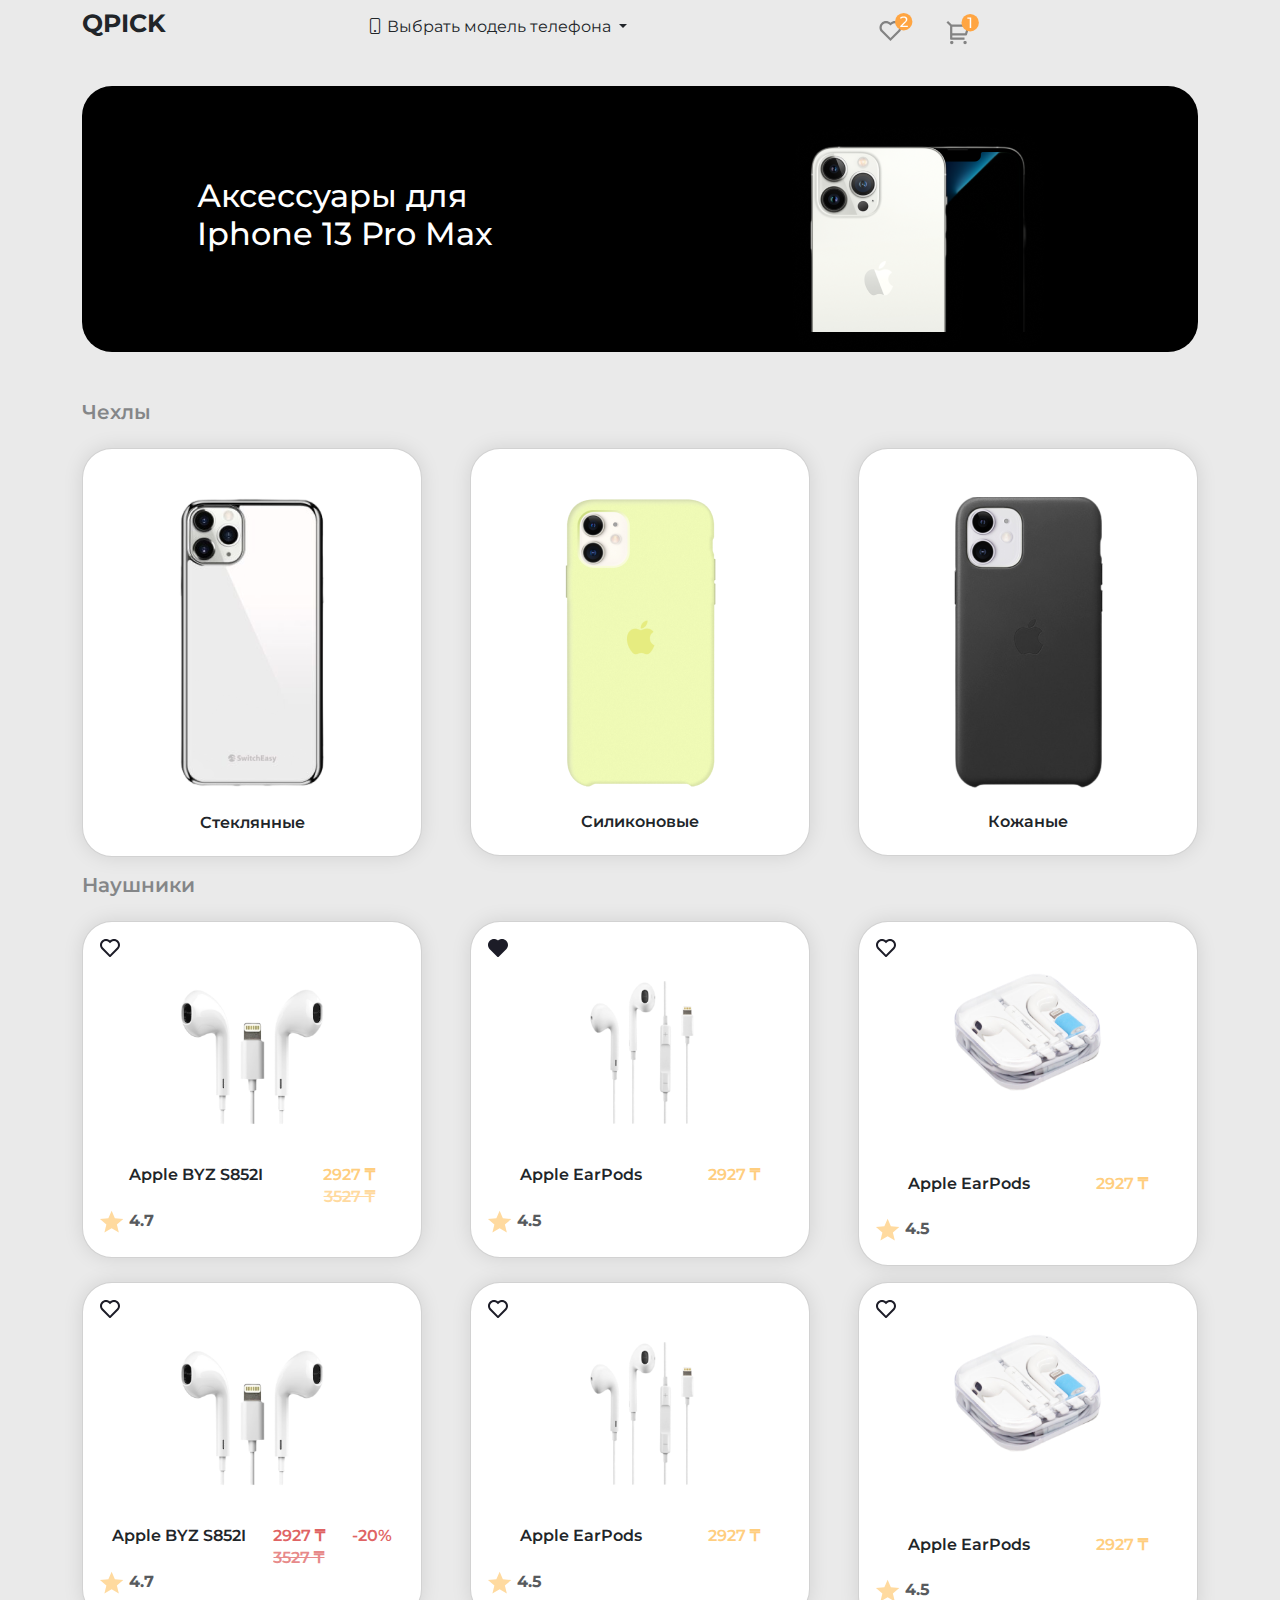
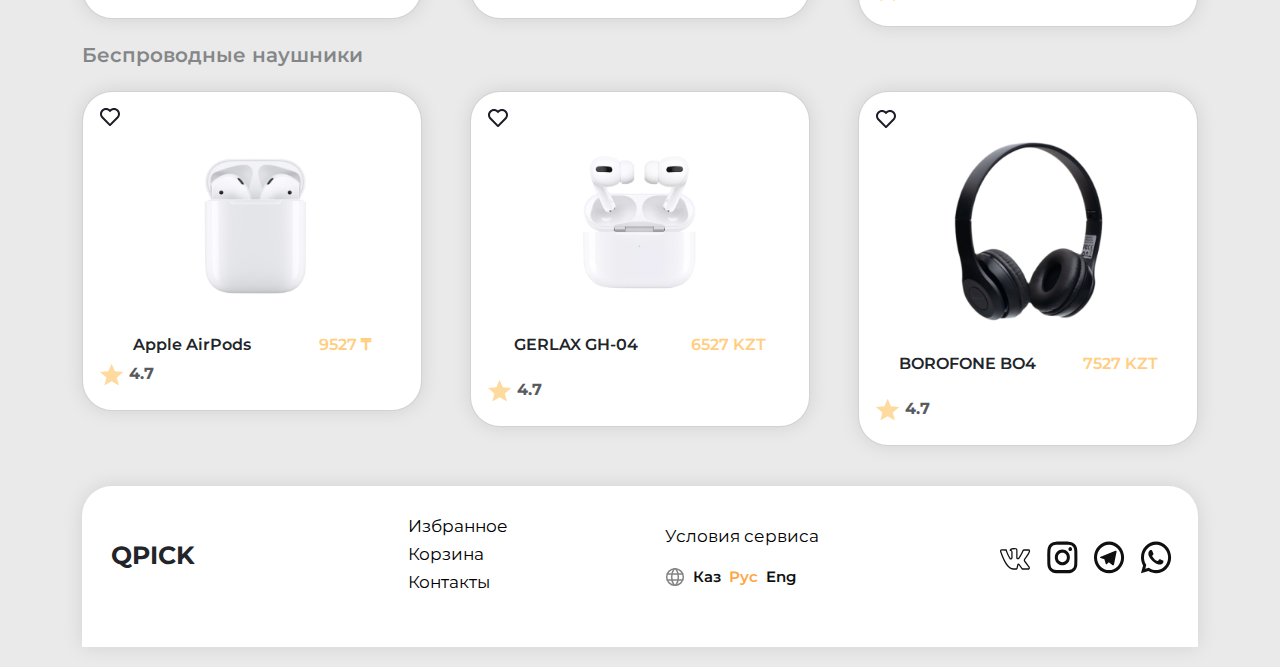
<file: index.html>
<!DOCTYPE html>
<html lang="en">
<head>
  <meta charset="UTF-8">
  <meta http-equiv="X-UA-Compatible" content="IE=edge">
  <meta name="viewport" content="width=device-width, initial-scale=1.0">
  <link rel="stylesheet" href="https://cdn.jsdelivr.net/npm/bootstrap-icons@1.9.1/font/bootstrap-icons.css">
  <link rel="stylesheet" href="./bootstrap-5.2.2-dist/css/bootstrap.min.css">
  <link rel="stylesheet" href="./main.css">
  <title>QPICK</title>
</head>
<body>

  <div class="wrapper">

<header site-header>
  <div class="container">
    <div class="block mb-4">
      <nav class="site-header__nav d-flex justify-content-between align-items-center">
        <ul class="site-header__list list-unstyled d-flex align-items-center justify-content-between w-50 mt-2">
          <li class="site-header__item">
            <h3 class="site-header__logo"><a class="site-header__logo-link text-decoration-none text-dark href="#">QPICK</a></h3>
          </li>

            <li class="dropdown">
              <a class="btn dropdown-toggle" href="#" role="button" data-bs-toggle="dropdown" aria-expanded="false">
                <i class="bi bi-phone"></i> Выбрать модель телефона
              </a>

              <ul class="dropdown-menu">
                <li><a class="dropdown-item" href="#">Apple</a></li>
                <li><a class="dropdown-item" href="#">INO</a></li>
                <li><a class="dropdown-item" href="#">Nokia</a></li>
                <li><a class="dropdown-item" href="#">Oppo</a></li>
                <li><a class="dropdown-item" href="#">Xiaomi</a></li>
                <li><a class="dropdown-item" href="#">Realme</a></li>
                <li><a class="dropdown-item" href="#">Samsung</a></li>
                <li><a class="dropdown-item" href="#">Sony</a></li>
                <li><a class="dropdown-item" href="#">Vivo</a></li>
              </ul>
            </li>

        </ul>

        <div  class="site-header__korzinka-icon">
          <a href="#"><img src="./img/heart-icon.svg" alt="heart"></a>
        </div>
        <div class="site-header__korzinka-icon-2 d-flex align-items-center gap-5">
          <img src="./img/korzinka-icon.svg" alt="icon">
          <button class="site-header__menu"></button>
        </div>
      </div>
 </nav>
  </div>
</header>

<main>
  <section class="hero mb-5">
    <div class="container">
      <div class="hero__block d-flex align-items-center justify-content-around bg-black ">
        <div class="hero__text-block">
          <h2 class="hero__title text-white">Аксессуары для<br>Iphone 13 Pro Max</h2>
        </div>
        <div class="hero__img-block">
          <img src="./img/hero-img.png" alt="img">
        </div>
      </div>
    </div>
  </section>

  <section class="phone pb-4">
    <div class="container">

    <div class="phone__block">
      <div class="phone__second-block">
      <h3 class="phone__title-1 fs-5 opacity-50 fw-semibold pb-3">Чехлы</h3>
      <ul class="phone__list list-unstyled">
        <li class="phone__item">
          <div class="row row-cols-3 row-cols-md-3 g-5">
            <div class="col ">
              <div class="card card-col">
                <div class="img-width m-auto pt-5">
                  <img src="./img/phone-img-1.png" class="card-img-top" alt="...">
                </div>
                <div class="card-body pt-4 pb-3 text-center ">
                  <h5 class="card-title fs-6 fw-semibold">Стеклянные</h5>
                </div>
              </div>
            </div>
            <div class="col">
              <div class="card card-col">
                <div class="img-width m-auto pt-5">
                  <img src="./img/phone-img-2.png" class="card-img-top" alt="...">
                </div>
                <div class="card-body pt-4 pb-3 text-center ">
                  <h5 class="card-title fs-6 fw-semibold">Силиконовые</h5>
                </div>
                </div>
              </div>
              <div class="col emty">
                <div class="card">
                  <div class="img-width m-auto pt-5">
                    <img src="./img/phone-img-3.png" class="card-img-top" alt="...">
                  </div>
                  <div class="card-body pt-4 pb-3 text-center  ">
                    <h5 class="card-title fs-6 fw-semibold">Кожаные</h5>
                  </div>
                </div>
              </div>
            </div>

        </li>
      </ul>
    </div>

    <div class="phone__second-block">
      <h3 class="phone__title-1 fs-5 opacity-50 fw-semibold pb-3">Наушники</h3>
      <ul class="phone__list list-unstyled">
        <li class="phone__item">
          <div class="row row-cols-3 row-cols-md-3 g-5">
            <div class="col ">
              <div class="card card-2">
                <div class="img-width m-auto pt-5 pb-2">
                  <img src="./img/hero-list-2-img-1.png" class="card-img-top" alt="...">
                </div>
                <div class="card-body pt-4 pb-4">
                  <div class="text-center d-flex justify-content-around">

                  <h5 class="card-title fs-6 fw-semibold">Apple BYZ S852I</h5>
                  <div >
                    <h6 class="text-coral mb-0 fs-6" >2927 ₸</h6>
                    <del class="text-coral opacity-75">3527 ₸</del>
                  </div>
                </div>
                  <div class="star-icon-block fw-bold opacity-75">
                    <img src="./img/star-icon.svg" alt="star"> 4.7
                  </div>
                </div>
              </div>

            </div>
            <div class="col ">
              <div class="card card-2 card-3">
                <div class="img-width m-auto pt-5 pb-2">
                  <img src="./img/hero-list-2-img-2.png" class="card-img-top" alt="...">
                </div>
                <div class="card-body pt-4 pb-4">
                  <div class="text-center d-flex justify-content-around">

                  <h5 class="card-title fs-6 fw-semibold">Apple EarPods</h5>
                  <div class="pb-4" >
                    <h6 class="text-coral mb-0 fs-6" >2927 ₸</h6>
                  </div>
                </div>
                  <div class="star-icon-block fw-bold opacity-75">
                    <img src="./img/star-icon.svg" alt="star"> 4.5
                  </div>
                </div>
              </div>
            </div>

            <div class="col emty">
              <div class="card card-2">
                <div class="img-width m-auto pt-5 pb-2 img-item-3">
                  <img src="./img/hero-list-2-img-3.png" class="card-img-top" alt="...">
                </div>
                <div class="pb-5"></div>
                <div class="card-body pt-4 pb-4">
                  <div class="text-center d-flex justify-content-around">

                  <h5 class="card-title fs-6 fw-semibold">Apple EarPods</h5>
                  <div class="pb-4" >
                    <h6 class="text-coral mb-0 fs-6" >2927 ₸</h6>
                  </div>
                </div>
                  <div class="star-icon-block fw-bold opacity-75">
                    <img src="./img/star-icon.svg" alt="star"> 4.5
                  </div>
                </div>
              </div>
            </div>
          </div>

          <div class="row row-cols-3 pt-3 row-cols-md-3 g-5">
            <div class="col ">
              <div class="card card-2">
                <div class="img-width m-auto pt-5 pb-2">
                  <img src="./img/hero-list-2-img-1.png" class="card-img-top" alt="...">
                </div>
                <div class="card-body pt-4 pb-4">
                  <div class="text-center d-flex justify-content-around">

                  <h5 class="card-title fs-6 fw-semibold">Apple BYZ S852I</h5>
                  <div >
                    <h6 class="text-coral-2 mb-0 fs-6" >2927 ₸</h6>
                    <del class="text-coral-2 opacity-75">3527 ₸</del>
                  </div>
                  <h6 class="text-coral-2 cool-2">-20%</h6>
                </div>
                  <div class="star-icon-block fw-bold opacity-75">
                    <img src="./img/star-icon.svg" alt="star"> 4.7
                  </div>
                </div>
              </div>

            </div>
            <div class="col ">
              <div class="card card-2">
                <div class="img-width m-auto pt-5 pb-2">
                  <img src="./img/hero-list-2-img-2.png" class="card-img-top" alt="...">
                </div>
                <div class="card-body pt-4 pb-4">
                  <div class="text-center d-flex justify-content-around">

                  <h5 class="card-title fs-6 fw-semibold">Apple EarPods</h5>
                  <div class="pb-4" >
                    <h6 class="text-coral mb-0 fs-6" >2927 ₸</h6>
                  </div>
                </div>
                  <div class="star-icon-block fw-bold opacity-75">
                    <img src="./img/star-icon.svg" alt="star"> 4.5
                  </div>
                </div>
              </div>
            </div>

            <div class="col emty">
              <div class="card card-2">
                <div class="img-width m-auto pt-5 pb-2 img-item-3">
                  <img src="./img/hero-list-2-img-3.png" class="card-img-top" alt="...">
                </div>
                <div class="pb-5"></div>
                <div class="card-body pt-4 pb-4">
                  <div class="text-center d-flex justify-content-around">

                  <h5 class="card-title fs-6 fw-semibold">Apple EarPods</h5>
                  <div class="pb-4" >
                    <h6 class="text-coral mb-0 fs-6" >2927 ₸</h6>
                  </div>
                </div>
                  <div class="star-icon-block fw-bold opacity-75">
                    <img src="./img/star-icon.svg" alt="star"> 4.5
                  </div>
                </div>
              </div>
            </div>
          </div>
        </li>
      </ul>
    </div>


    <div class="phone__second-block">
      <h3 class="phone__title-1 fs-5 opacity-50 fw-semibold pb-3">Беспроводные наушники</h3>
      <ul class="phone__list list-unstyled">
        <li class="phone__item">
          <div class="row row-cols-3 row-cols-md-3 g-5">
            <div class="col ">
              <div class="card card-2">
                <div class="img-width m-auto pt-5 pb-2">
                  <img src="./img/hero-list-2-img-4.png" class="card-img-top" alt="...">
                </div>
                <div class="card-body pt-4 pb-4">
                  <div class="text-center d-flex justify-content-around">

                  <h5 class="card-title fs-6 fw-semibold">Apple AirPods</h5>
                  <div >
                    <h6 class="text-coral mb-0 fs-6" >9527 ₸</h6>
                  </div>
                </div>
                  <div class="star-icon-block fw-bold opacity-75">
                    <img src="./img/star-icon.svg" alt="star"> 4.7
                  </div>
                </div>
              </div>

            </div>
            <div class="col ">
              <div class="card card-2 ">
                <div class="img-width m-auto pt-5 pb-2">
                  <img src="./img/hero-list-2-img-5.png" class="card-img-top" alt="...">
                </div>
                <div class="card-body pt-4 pb-4">
                  <div class="text-center d-flex justify-content-around">

                  <h5 class="card-title fs-6 fw-semibold">GERLAX GH-04</h5>
                  <div class="pb-4" >
                    <h6 class="text-coral mb-0 fs-6" >6527 KZT</h6>
                  </div>
                </div>
                  <div class="star-icon-block fw-bold opacity-75">
                    <img src="./img/star-icon.svg" alt="star"> 4.7
                  </div>
                </div>
              </div>
            </div>

            <div class="col emty ">
              <div class="card card-2">
                <div class="img-width m-auto pt-5 pb-2 img-item-3">
                  <img src="./img/hero-list-2-img-6.png" class="card-img-top" alt="...">
                </div>
                <div class="card-body pt-4 pb-4">
                  <div class="text-center d-flex justify-content-around">

                  <h5 class="card-title fs-6 fw-semibold">BOROFONE BO4</h5>
                  <div class="pb-4" >
                    <h6 class="text-coral mb-0 fs-6" >7527 KZT</h6>
                  </div>
                </div>
                  <div class="star-icon-block fw-bold opacity-75">
                    <img src="./img/star-icon.svg" alt="star"> 4.7
                  </div>
                </div>
              </div>
            </div>
          </div>
        </li>
      </ul>
    </div>



  </div>
  </div>
  </section>
</main>

</div>


<footer class="footer">
  <div class="container">
    <div class="footer__block">
      <nav class="footer__nav">
        <ul class="footer__list list-unstyled d-flex align-items-center justify-content-between gap-3">
          <li class="footer__item">
            <div class="footer__logo-block">
              <h2 ><a class="footer__logo text-dark"href="#">QPICK</a></h2>
            </div>
          </li>
          <li>
            <ul class="footer__sup-list list-unstyled d-flex align-items-center justify-content-between footer__block-2">
              <li class="footer__sup-item ">
                <ul>
                  <li class="footer__sup-item pb-1">
                    <a class="footer__sup-item-link" href="./2-pages.html">Избранное</a>
                  </li>
                  <li class="footer__sup-item pb-1">
                    <a class="footer__sup-item-link" href="./2-pages.html">Корзина</a>
                  </li>
                  <li class="footer__sup-item pb-1">
                    <a class="footer__sup-item-link" href="./2-pages.html">Контакты</a>
                  </li>
                </ul>
              </li>
              <li class="footer__sup-item ">
                <ul class="footer__sub-list list-unstyled">
                  <li class="footer__sub-item pb-3">
                    <a class="footer__sup-item-link" href="./2-pages.html">Условия сервиса</a>
                  </li>
                  <li class="footer__sub-item">
                  <ul class="footer__inner-list d-flex align-items-center gap-2 px-0">
                    <li class="footer__inner-item">
                      <a class="footer__inner-link" href="./2-pages.html">Каз</a>
                    </li>
                    <li class="footer__inner-item">
                      <a class="footer__inner-link footer__lang" href="#">Рус</a>
                    </li>
                    <li class="footer__inner-item">
                      <a class="footer__inner-link" href="./2-pages.html">Eng</a>
                    </li>
                  </ul>
                  </li>
                </ul>
              </li>

            </ul>

          </li>

          <li class="footer__item">
            <div class="footer__item-block gap-3 d-flex align-items-center justify-content-between">
              <a href="#"> <img src="./img/VK-icon.svg" alt="VK icon"></a>
              <a href="#"> <img src="./img/Instagram-icon.svg" alt=" Instagram icon"></a>
              <a href="#"> <img src="./img/Telegram-icon.svg" alt="Telegram icon"></a>
              <a href="#"> <img src="./img/Whatsapp-icon.svg" alt="Whatsapp icon"></a>
            </div>
          </li>

        </ul>
      </nav>
    </div>
  </div>
</footer>

  <script src="https://cdn.jsdelivr.net/npm/bootstrap@5.2.2/dist/js/bootstrap.bundle.min.js" integrity="sha384-OERcA2EqjJCMA+/3y+gxIOqMEjwtxJY7qPCqsdltbNJuaOe923+mo//f6V8Qbsw3" crossorigin="anonymous"></script>
</body>
</html>

<!-- <i class="bi bi-suit-heart"></i> -->
</file>
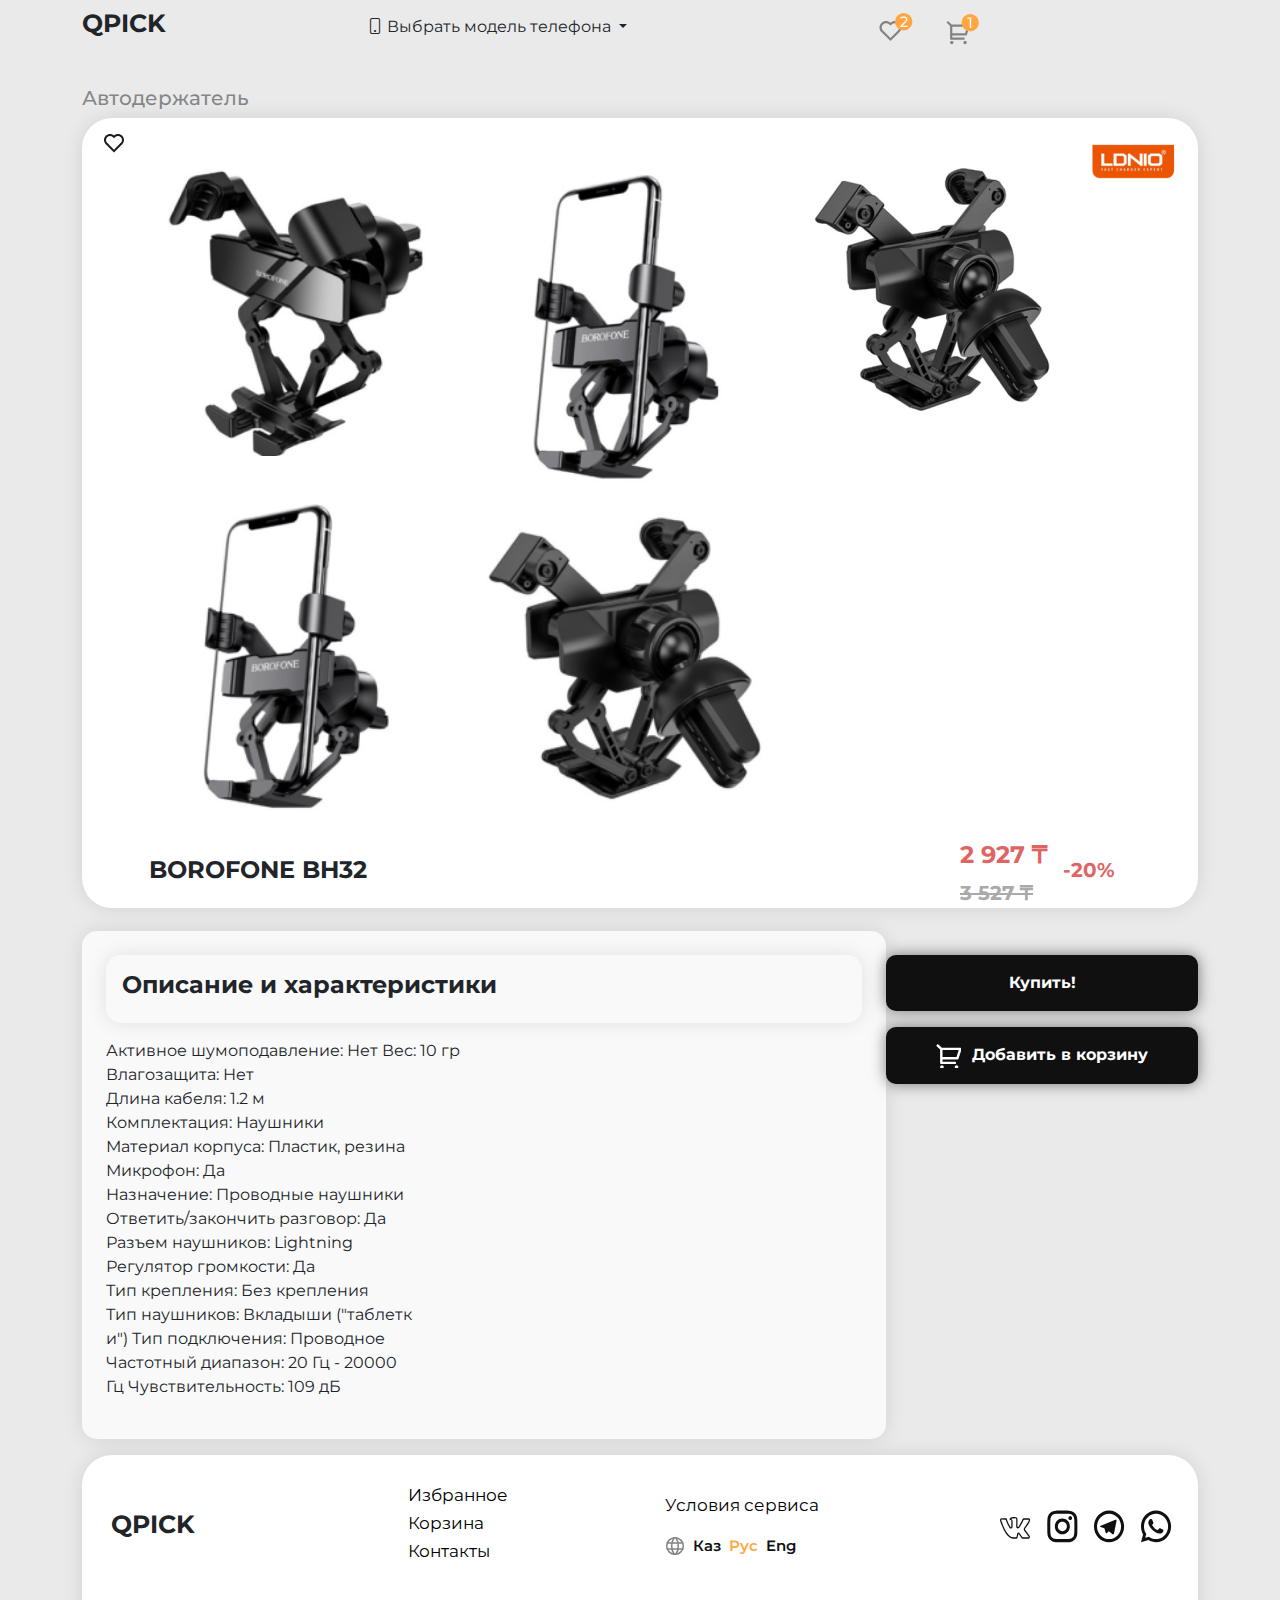
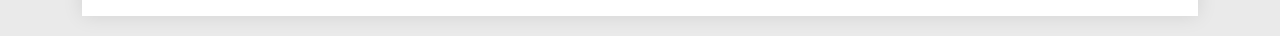
<file: 2-pages.html>
<!DOCTYPE html>
<html lang="en">
<head>
  <meta charset="UTF-8">
  <meta http-equiv="X-UA-Compatible" content="IE=edge">
  <meta name="viewport" content="width=device-width, initial-scale=1.0">
  <link rel="stylesheet" href="https://cdn.jsdelivr.net/npm/bootstrap-icons@1.9.1/font/bootstrap-icons.css">
  <link rel="stylesheet" href="./bootstrap-5.2.2-dist/css/bootstrap.min.css">
  <link rel="stylesheet" href="./main.css">
  <title>QPICK</title>
</head>
<body>

<div class="wrapper">

<header site-header>
  <div class="container">
    <div class="block mb-4">
      <nav class="site-header__nav d-flex justify-content-between align-items-center">
        <ul class="site-header__list list-unstyled d-flex align-items-center justify-content-between w-50 mt-2">
          <li class="site-header__item">
            <h3 class="site-header__logo"><a class="site-header__logo-link text-decoration-none text-dark href="">QPICK</a></h3>
          </li>

            <li class="dropdown">
              <a class="btn dropdown-toggle" href="#" role="button" data-bs-toggle="dropdown" aria-expanded="false">
                <i class="bi bi-phone"></i> Выбрать модель телефона
              </a>

              <ul class="dropdown-menu">
                <li><a class="dropdown-item" href="#">Apple</a></li>
                <li><a class="dropdown-item" href="#">INO</a></li>
                <li><a class="dropdown-item" href="#">Nokia</a></li>
                <li><a class="dropdown-item" href="#">Oppo</a></li>
                <li><a class="dropdown-item" href="#">Xiaomi</a></li>
                <li><a class="dropdown-item" href="#">Realme</a></li>
                <li><a class="dropdown-item" href="#">Samsung</a></li>
                <li><a class="dropdown-item" href="#">Sony</a></li>
                <li><a class="dropdown-item" href="#">Vivo</a></li>
              </ul>
            </li>

        </ul>
        <div class="site-header__korzinka-icon">
          <a href="#"><img src="./img/heart-icon.svg" alt="heart"></a>
        </div>
        <div class="site-header__korzinka-icon-2 d-flex align-items-center gap-5">
          <img src="./img/korzinka-icon.svg" alt="icon">
          <button class="site-header__menu"></button>
        </div>

   </nav>
  </div>
  </div>
</header>

<main>
  <section class="second-hero">
  <div class="container">
    <h4 class="opacity-50 fs-5">Автодержатель</h4>
  <div class="second-hero__block ">
    <div class="second-hero-img-box d-flex flex-wrap pt-5 px-5 pb-3">
    <div class="second-hero__img-block-1 ">
      <img src="./img/second-img-1.png" alt="img">
    </div>
    <div class="second-hero__img-block-2">
      <img src="./img/second-img-2.png" alt="img">
    </div>
    <div class="second-hero__img-block-3">
      <img src="./img/second-img-3.png" alt="img">
    </div>
    <div class="second-hero__img-block-4">
      <img src="./img/second-img-4.png" alt="img">
    </div>
    <div class="second-hero__img-block-5">
      <img src="./img/second-img-5.png" alt="img">
    </div>
  </div>
  <div class="second-hero__content-block m-auto d-flex align-items-center justify-content-between">
    <h4 class="second-hero__contenet-title fs-4 fw-bolder">BOROFONE BH32</h4>
    <div class="second-hero__contenet-text d-flex align-items-center">
      <div class="second-hero__content-sup-block ">
        <h4 class="second-hero__contenet-sup-text fw-bolder">2 927 ₸</h4>
        <del class="second-hero__contenet-sup-del fs-5 fw-bolder">3 527 ₸</del>
      </div>
      <h5 class="second-hero__contenet-sup-f px-3 fw-bolder">-20%</h5>
    </div>
  </div>
  </div>
  </div>
</section>

<section class="second-description mb-3">
  <div class="container">
    <div class="second-description__block d-flex justify-content-between">
      <div class="second-description__box-1 p-4">
        <div class="second-description__title-box text-white p-3">
        <h4 class="second-description__title text-dark fw-bolder">
          Описание и характеристики
        </h4>
      </div>
      <p class="second-description__text fw-lighter pt-3">
Активное шумоподавление: Нет
Вес: 10 гр <br>
Влагозащита: Нет <br>
Длина кабеля: 1.2 м <br>
Комплектация: Наушники <br>
Материал корпуса: Пластик, резина <br>
Микрофон: Да <br>
Назначение: Проводные наушники <br>
Ответить/закончить разговор: Да <br>
Разъем наушников: Lightning <br>
Регулятор громкости: Да <br>
Тип крепления: Без крепления <br>
Тип наушников: Вкладыши ("таблетк <br>и")
Тип подключения: Проводное <br>
Частотный диапазон: 20 Гц - 20000 <br> Гц
Чувствительность: 109 дБ <br>
      </p>
      </div>
      <div class="second-description__box-2
      d-flex flex-column">
        <a class="second-description__link-1 text-center btn-4 fw-bolder text-white pt-3 pb-3 px-4 py-4 mb-3 mt-4" href="#">Купить!</a>
        <a class="second-description__link-2 text-center btn-4 fw-bolder text-white pt-3 pb-3 px-5 py-5" href="#">Добавить в корзину</a>
      </div>
    </div>
  </div>
</section>
</main>
</div>



<footer class="footer">
  <div class="container">
    <div class="footer__block">
      <nav class="footer__nav">
        <ul class="footer__list list-unstyled d-flex align-items-center justify-content-between gap-3">
          <li class="footer__item">
            <div class="footer__logo-block">
              <h2 ><a class="footer__logo text-dark"href="#">QPICK</a></h2>
            </div>
          </li>
          <li>
            <ul class="footer__sup-list list-unstyled d-flex align-items-center justify-content-between footer__block-2">
              <li class="footer__sup-item ">
                <ul>
                  <li class="footer__sup-item pb-1">
                    <a class="footer__sup-item-link" href="./index.html">Избранное</a>
                  </li>
                  <li class="footer__sup-item pb-1">
                    <a class="footer__sup-item-link" href="./index.html">Корзина</a>
                  </li>
                  <li class="footer__sup-item pb-1">
                    <a class="footer__sup-item-link" href="./index.html">Контакты</a>
                  </li>
                </ul>
              </li>
              <li class="footer__sup-item ">
                <ul class="footer__sub-list list-unstyled">
                  <li class="footer__sub-item pb-3">
                    <a class="footer__sup-item-link" href="./index.html">Условия сервиса</a>
                  </li>
                  <li class="footer__sub-item">
                  <ul class="footer__inner-list d-flex align-items-center gap-2 px-0">
                    <li class="footer__inner-item">
                      <a class="footer__inner-link" href="./index.html">Каз</a>
                    </li>
                    <li class="footer__inner-item">
                      <a class="footer__inner-link footer__lang" href="#">Рус</a>
                    </li>
                    <li class="footer__inner-item">
                      <a class="footer__inner-link" href="./index.html">Eng</a>
                    </li>
                  </ul>
                  </li>
                </ul>
              </li>

            </ul>

          </li>

          <li class="footer__item">
            <div class="footer__item-block gap-3 d-flex align-items-center justify-content-between">
              <a href="#"> <img src="./img/VK-icon.svg" alt="VK icon"></a>
              <a href="#"> <img src="./img/Instagram-icon.svg" alt=" Instagram icon"></a>
              <a href="#"> <img src="./img/Telegram-icon.svg" alt="Telegram icon"></a>
              <a href="#"> <img src="./img/Whatsapp-icon.svg" alt="Whatsapp icon"></a>
            </div>
          </li>

        </ul>
      </nav>
    </div>
  </div>
</footer>


<script src="https://cdn.jsdelivr.net/npm/bootstrap@5.2.2/dist/js/bootstrap.bundle.min.js" integrity="sha384-OERcA2EqjJCMA+/3y+gxIOqMEjwtxJY7qPCqsdltbNJuaOe923+mo//f6V8Qbsw3" crossorigin="anonymous"></script>

</body>
</html>
</file>
<file: main.css>
/* montserrat-regular - latin */
@font-face {
  font-family: 'Montserrat';
  font-style: normal;
  font-weight: 400;
  src: url('../fonts/montserrat-v25-latin-regular.woff2') format('woff2'), /* Chrome 26+, Opera 23+, Firefox 39+ */
       url('../fonts/montserrat-v25-latin-regular.woff') format('woff'); /* Chrome 6+, Firefox 3.6+, IE 9+, Safari 5.1+ */
}
/* montserrat-500 - latin */
@font-face {
  font-family: 'Montserrat';
  font-style: normal;
  font-weight: 500;
  src: url('../fonts/montserrat-v25-latin-500.woff2') format('woff2'), /* Chrome 26+, Opera 23+, Firefox 39+ */
       url('../fonts/montserrat-v25-latin-500.woff') format('woff'); /* Chrome 6+, Firefox 3.6+, IE 9+, Safari 5.1+ */
}
/* montserrat-600 - latin */
@font-face {
  font-family: 'Montserrat';
  font-style: normal;
  font-weight: 600;
  src: url('../fonts/montserrat-v25-latin-600.woff2') format('woff2'), /* Chrome 26+, Opera 23+, Firefox 39+ */
       url('../fonts/montserrat-v25-latin-600.woff') format('woff'); /* Chrome 6+, Firefox 3.6+, IE 9+, Safari 5.1+ */
}
/* montserrat-700 - latin */
@font-face {
  font-family: 'Montserrat';
  font-style: normal;
  font-weight: 700;
  src:  url('../fonts/montserrat-v25-latin-700.woff2') format('woff2'), /* Chrome 26+, Opera 23+, Firefox 39+ */
       url('../fonts/montserrat-v25-latin-700.woff') format('woff'); /* Chrome 6+, Firefox 3.6+, IE 9+, Safari 5.1+ */
}


/* montserrat-regular - cyrillic */
@font-face {
  font-family: 'Montserrat';
  font-style: normal;
  font-weight: 400;
  src: local(''),
       url('../fonts/montserrat-v25-cyrillic-regular.woff2') format('woff2'), /* Chrome 26+, Opera 23+, Firefox 39+ */
       url('../fonts/montserrat-v25-cyrillic-regular.woff') format('woff'); /* Chrome 6+, Firefox 3.6+, IE 9+, Safari 5.1+ */
}
/* montserrat-500 - cyrillic */
@font-face {
  font-family: 'Montserrat';
  font-style: normal;
  font-weight: 500;
  src: local(''),
       url('../fonts/montserrat-v25-cyrillic-500.woff2') format('woff2'), /* Chrome 26+, Opera 23+, Firefox 39+ */
       url('../fonts/montserrat-v25-cyrillic-500.woff') format('woff'); /* Chrome 6+, Firefox 3.6+, IE 9+, Safari 5.1+ */
}
/* montserrat-600 - cyrillic */
@font-face {
  font-family: 'Montserrat';
  font-style: normal;
  font-weight: 600;
  src: local(''),
       url('../fonts/montserrat-v25-cyrillic-600.woff2') format('woff2'), /* Chrome 26+, Opera 23+, Firefox 39+ */
       url('../fonts/montserrat-v25-cyrillic-600.woff') format('woff'); /* Chrome 6+, Firefox 3.6+, IE 9+, Safari 5.1+ */
}
/* montserrat-700 - cyrillic */
@font-face {
  font-family: 'Montserrat';
  font-style: normal;
  font-weight: 700;
  src: local(''),
       url('../fonts/montserrat-v25-cyrillic-700.woff2') format('woff2'), /* Chrome 26+, Opera 23+, Firefox 39+ */
       url('../fonts/montserrat-v25-cyrillic-700.woff') format('woff'); /* Chrome 6+, Firefox 3.6+, IE 9+, Safari 5.1+ */
}


body{
  font-family: 'Montserrat';
  background: #EAEAEA;
}
a{
  text-decoration: none;
}
ul{
  list-style: none;
}

.site-header__logo, .footer__logo{
  font-weight: 700;
font-size: 25px;
line-height: 30px;
color: #101010;
}

.hero__block{
  border-radius: 30px;
}
.img-width{
  max-width: 151px;
}

.card{
  max-width: 350px;
  border-radius: 30px;
  background: #FFFFFF;
  box-shadow: 0px 0px 20px rgba(0, 0, 0, 0.1);

}
.text-coral{
  color: #FFCE7F;
  font-weight: 600;
}
.card-2{
  position: relative;
}
.card-2::before{
  display: inline-block;
  content: "";
  width: 20px;
  height: 18px;
  background-repeat: no-repeat;
  background-image: url(./img/heart-icon-2.svg);
  z-index: 2;
  position: absolute;
  top: 5%;
  left: 5%;
}
.card-3{
  position: relative;
}
.card-3::before{
  display: inline-block;
  content: "";
  width: 20px;
  height: 18px;
  background-repeat: no-repeat;
  background-image: url(./img/heart-icon-2-black.svg);
  z-index: 3;
  position: absolute;
  top: 5%;
  left: 5%;
}
.text-coral-2{
color: #DF6464;
font-weight: 600;
}
.footer__block-2{
  width: 443px;
}
.footer__sup-item-link{
  font-weight: 400;
font-size: 17px;
line-height: 21px;
color: #000000;
}
.footer__inner-link{
  font-weight: 600;
font-size: 15px;
line-height: 18px;
color: #101010;
}
.footer__lang{
  color: #FFA542;
}
.footer__inner-list::before{
  display: inline-block;
content: "";
width: 20px;
height: 20px;
background-repeat: no-repeat;
background-image: url('./img/lang-icon.svg');
}
.footer__block{
  background: #FFFFFF;
box-shadow: 0px 0px 20px rgba(0, 0, 0, 0.1);
border-radius: 30px 30px 0px 0px;
padding-top: 29px;
padding-bottom: 32px;
padding-left: 29px;
padding-right: 26px;
}
.footer{
  margin-bottom: 20px;
}
.site-header__korzinka-icon-2 img{
  display: none;
}
.site-header__menu{
  border: transparent;
  background-color: transparent;
  background-repeat: no-repeat;
  background-image: url('./img/menu.svg');
  width: 20px;
  height: 20px;
  display: none;
}
@media screen and (max-width:781px) {

  .site-header__korzinka-icon, .dropdown{
    display: none;
  }
  .site-header__korzinka-icon-2{
    display: block;
  }
  .site-header__korzinka-icon-2 img{
    display: inline-block;
  }
  .site-header__menu{
    display: inline-block;
  }
  .hero__block {
    flex-direction: column;
  }
  .emty{
    display: none;
  }
  .row-cols-3{
  justify-content: space-around;
  }
  .row-cols-3>* {
    flex: auto;
}
.star-icon-block{
  display: none;
}
.cool-2{
  display: none;
}

  .footer__sup-list{
    flex-direction: column;
  }
  .footer__list{
    flex-direction: column;
  }
}

@media screen and (max-width:567px){

.row-cols-3{
  flex-direction: column;
  align-items: center;

}
.row-cols-3>*{
  width: auto;
}
.card-col{
  padding-left: 50px;
  padding-right: 50px;
}

}




/* 2-PAGES */

.second-hero__img-block-1 img ,.second-hero__img-block-2 img,.second-hero__img-block-3,.second-hero__img-block-4 img,.second-hero__img-block-5 img{
  width: 330px;
}
.second-hero__block{
  background: #FFFFFF;
  box-shadow: 0px 0px 20px rgba(0, 0, 0, 0.1);
  border-radius: 30px;
  position: relative;
}
.second-hero__contenet-sup-text{
  color: #DF6464;
}
.second-hero__contenet-sup-del{
  color: #AAAAAA;
}
.second-hero__contenet-sup-f{
  color: #DF6464;
}
.second-hero__content-block {
  max-width: 88%;
}
.second-hero__block::before{
  content: "";
  display: inline-block;
  width: 22px;
  height: 22px;
  background-repeat: no-repeat;
  background-image: url('./img/heart-icon-2.svg');
  position: absolute;
  top: 2%;
  left: 2%;
}
.second-hero__block::after{
  content: "";
  display: inline-block;
  width: 86px;
  height: 53px;
  background-repeat: no-repeat;
  background-image: url('./img/logo-icon-3.svg');
  position: absolute;
  top: 2%;
  right: 2%;
}
.second-hero{
  margin-bottom: 23px;
}

.second-description__box-1{
  width: 924px;
background: #F9F9F9;
box-shadow: 0px 0px 20px rgba(0, 0, 0, 0.1);
border-radius: 15px;
}
.second-description__title-box{
  box-shadow: 0px 0px 20px rgba(0, 0, 0, 0.1);
border-radius: 15px;
}
.btn-4{
 display: block;
 width: 312px;
background: #101010;
box-shadow: 0px 0px 15px rgba(0, 0, 0, 0.5);
border-radius: 10px;
}
.second-description__link-2::before{
 content: '';
 display: inline-block;
 width: 25px;
 height: 25px;
 background-repeat: no-repeat;
 background-image: url('./img/korzinka-icon-2.svg');
 vertical-align: middle;
 margin-right: 5%;

}

@media screen and (max-width:965px) {

  .second-hero__img-block-1, .second-hero__img-block-2, .second-hero__img-block-3, .second-hero__img-block-4, .second-hero__img-block-5{
    margin: 0 auto;
}

  .second-hero__img-block-1 img, .second-hero__img-block-2 img, .second-hero__img-block-3, .second-hero__img-block-4 img, .second-hero__img-block-5 img {
    width: 290px;
}
.second-description__block{
  flex-direction: column;
}
.second-description__box-1{
  width: 100%;
}
}

@media screen and (max-width:464px){

  .second-hero__img-block-1 img, .second-hero__img-block-2 img, .second-hero__img-block-3, .second-hero__img-block-4 img, .second-hero__img-block-5 img {
      width: 260px;
  }
.second-hero__contenet-title, .second-hero__contenet-text, .second-hero__contenet-sup-f, .second-hero__contenet-sup-text,.second-hero__contenet-sup-del {
  display: none;
}

}
</file>
